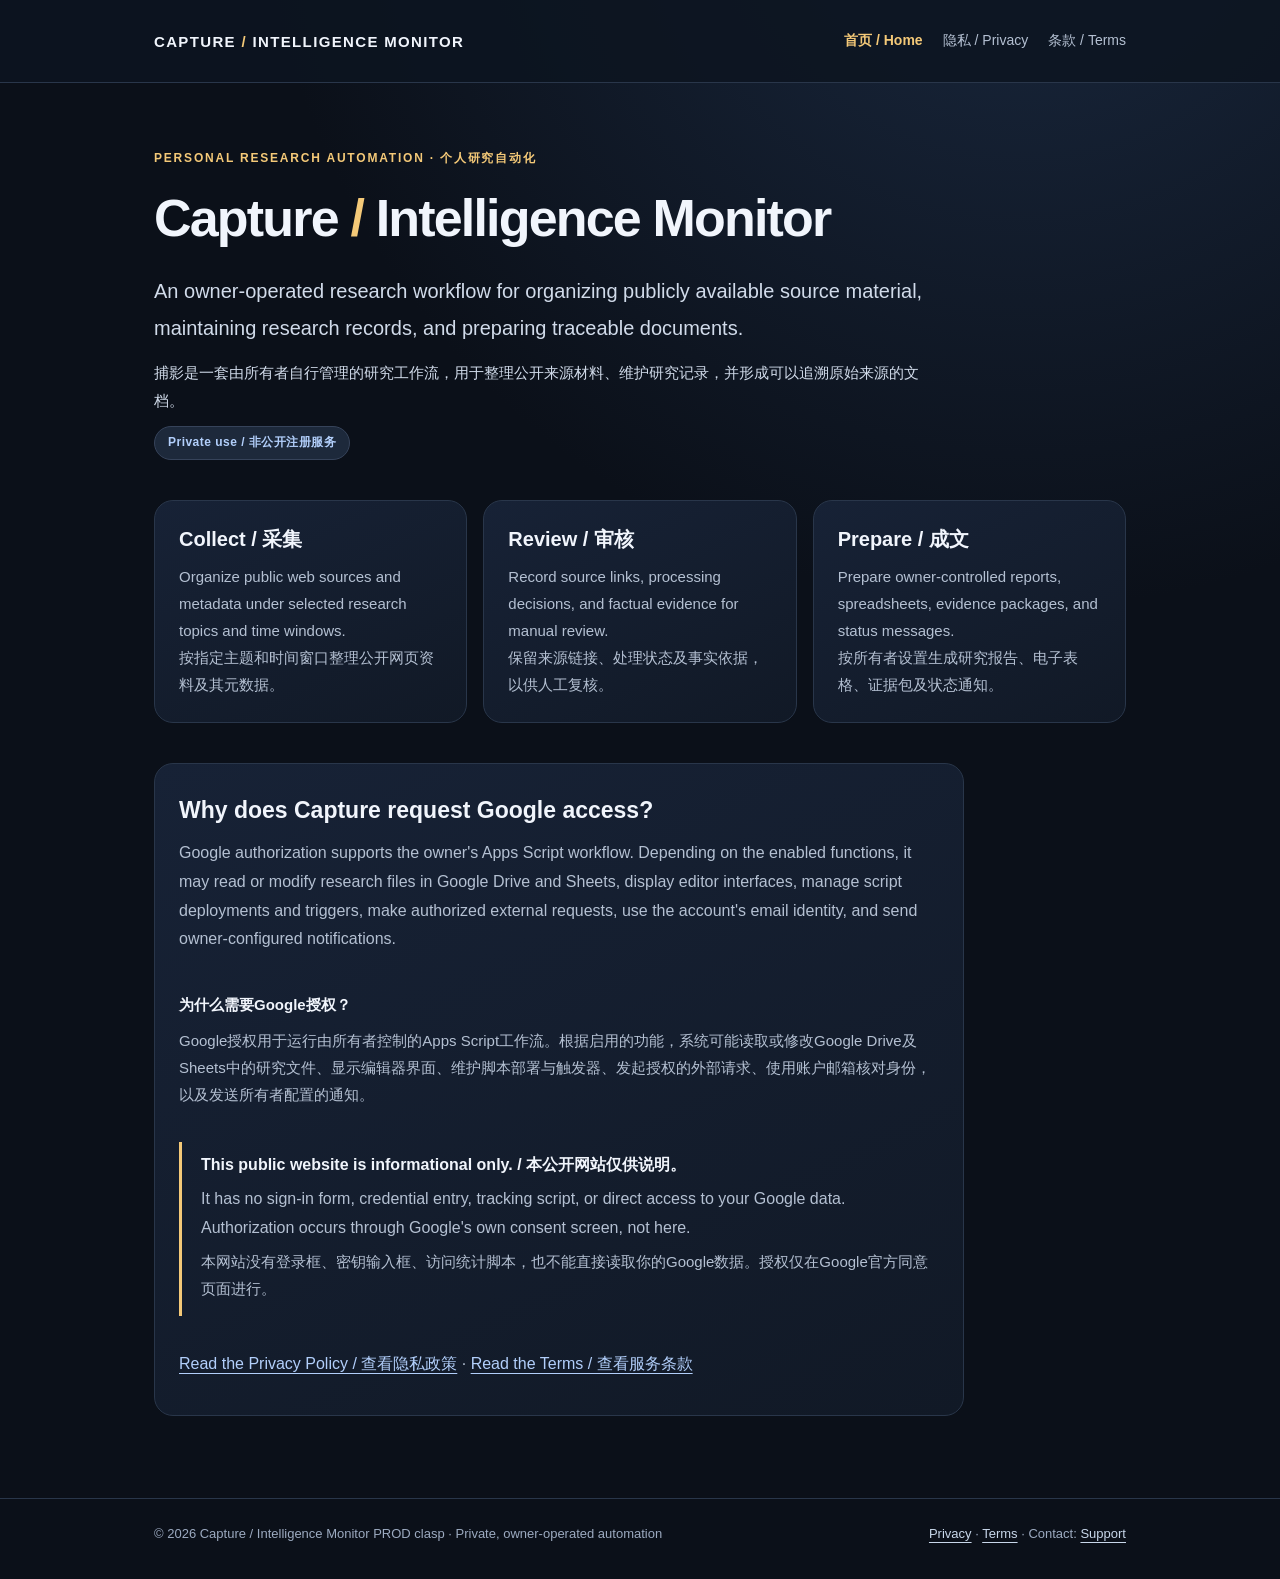
<file: index.html>
<!doctype html>
<html lang="zh-CN">
<head>
  <meta charset="utf-8">
  <meta name="viewport" content="width=device-width, initial-scale=1">
  <meta name="description" content="Private owner-operated research and document automation using Google Apps Script, Drive and Sheets. / 捕影个人研究与文档自动化项目。">
  <meta name="theme-color" content="#0b1019">
  <title>首页 Home · Intelligence Monitor PROD clasp / Capture</title>
  <link rel="stylesheet" href="./style.css">
</head>
<body>
<a class="skip" href="#main">跳至正文 / Skip to content</a>
<header><div class="wrapper header-line">
  <a class="brand" href="./index.html">CAPTURE <b>/</b> INTELLIGENCE MONITOR</a>
  <nav aria-label="导航 / Navigation">
    <a aria-current="page" href="./index.html">首页 / Home</a>
    <a href="./privacy.html">隐私 / Privacy</a>
    <a href="./terms.html">条款 / Terms</a>
  </nav>
</div></header>
<main id="main"><div class="wrapper">

<section class="hero">
  <span class="eyebrow">PERSONAL RESEARCH AUTOMATION · 个人研究自动化</span>
  <h1>Capture <span style="color:var(--accent)">/</span> Intelligence Monitor</h1>
  <p class="lead">An owner-operated research workflow for organizing publicly available source material, maintaining research records, and preparing traceable documents.</p>
  <p class="lead cn">捕影是一套由所有者自行管理的研究工作流，用于整理公开来源材料、维护研究记录，并形成可以追溯原始来源的文档。</p>
  <span class="pill">Private use / 非公开注册服务</span>
</section>
<section class="cards" aria-label="Functions / 功能">
  <article class="card"><h2>Collect / 采集</h2><p>Organize public web sources and metadata under selected research topics and time windows.</p><p class="cn">按指定主题和时间窗口整理公开网页资料及其元数据。</p></article>
  <article class="card"><h2>Review / 审核</h2><p>Record source links, processing decisions, and factual evidence for manual review.</p><p class="cn">保留来源链接、处理状态及事实依据，以供人工复核。</p></article>
  <article class="card"><h2>Prepare / 成文</h2><p>Prepare owner-controlled reports, spreadsheets, evidence packages, and status messages.</p><p class="cn">按所有者设置生成研究报告、电子表格、证据包及状态通知。</p></article>
</section>
<section class="content-card">
  <h2>Why does Capture request Google access?</h2>
  <p>Google authorization supports the owner's Apps Script workflow. Depending on the enabled functions, it may read or modify research files in Google Drive and Sheets, display editor interfaces, manage script deployments and triggers, make authorized external requests, use the account's email identity, and send owner-configured notifications.</p>
  <h2 class="cn">为什么需要Google授权？</h2>
  <p class="cn">Google授权用于运行由所有者控制的Apps Script工作流。根据启用的功能，系统可能读取或修改Google Drive及Sheets中的研究文件、显示编辑器界面、维护脚本部署与触发器、发起授权的外部请求、使用账户邮箱核对身份，以及发送所有者配置的通知。</p>
  <div class="info"><strong>This public website is informational only. / 本公开网站仅供说明。</strong>
  <p>It has no sign-in form, credential entry, tracking script, or direct access to your Google data. Authorization occurs through Google's own consent screen, not here.</p>
  <p class="cn">本网站没有登录框、密钥输入框、访问统计脚本，也不能直接读取你的Google数据。授权仅在Google官方同意页面进行。</p></div>
  <p><a href="./privacy.html">Read the Privacy Policy / 查看隐私政策</a> · <a href="./terms.html">Read the Terms / 查看服务条款</a></p>
</section>
</div></main>
<footer><div class="wrapper footer-line">
  <span>© 2026 Capture / Intelligence Monitor PROD clasp · Private, owner-operated automation</span>
  <span><a href="./privacy.html">Privacy</a> · <a href="./terms.html">Terms</a> · Contact: <a href="mailto:rasyouten@gmail.com">Support</a></span>
</div></footer>
</body></html>
</file>
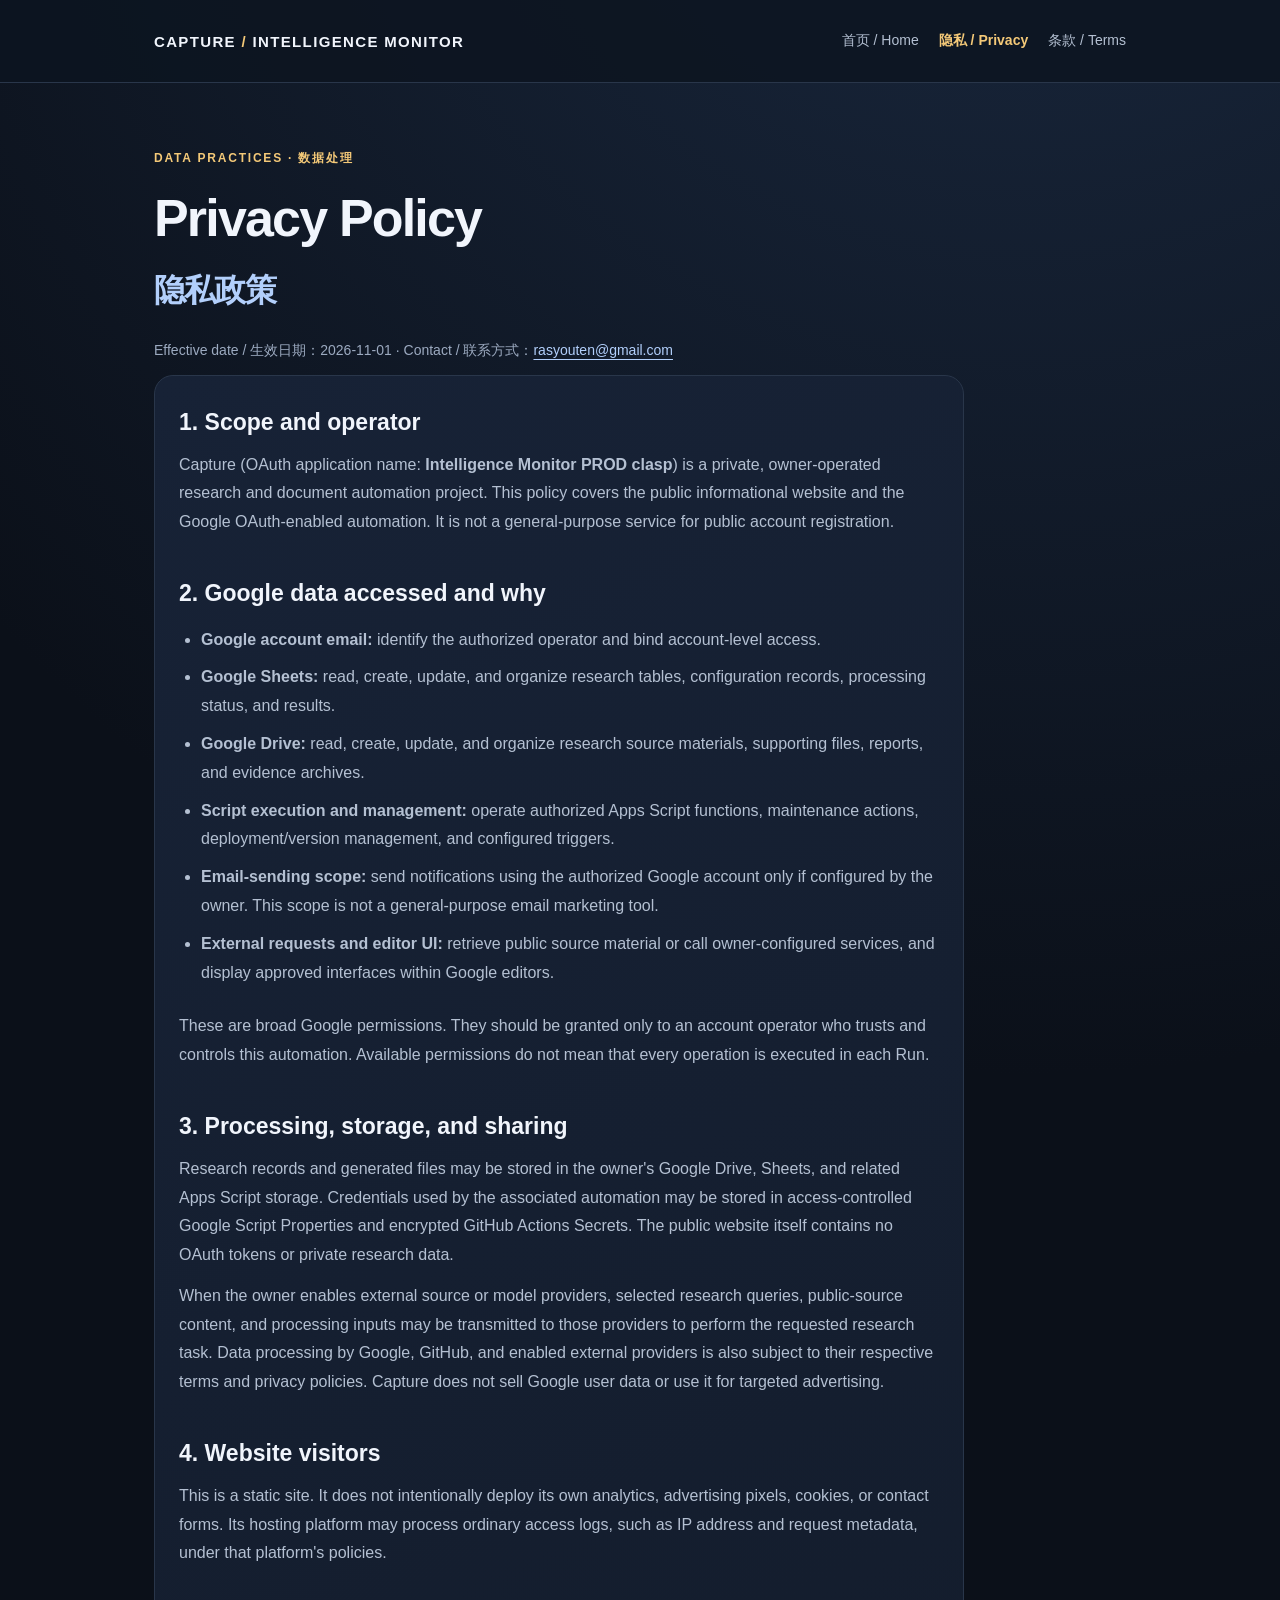
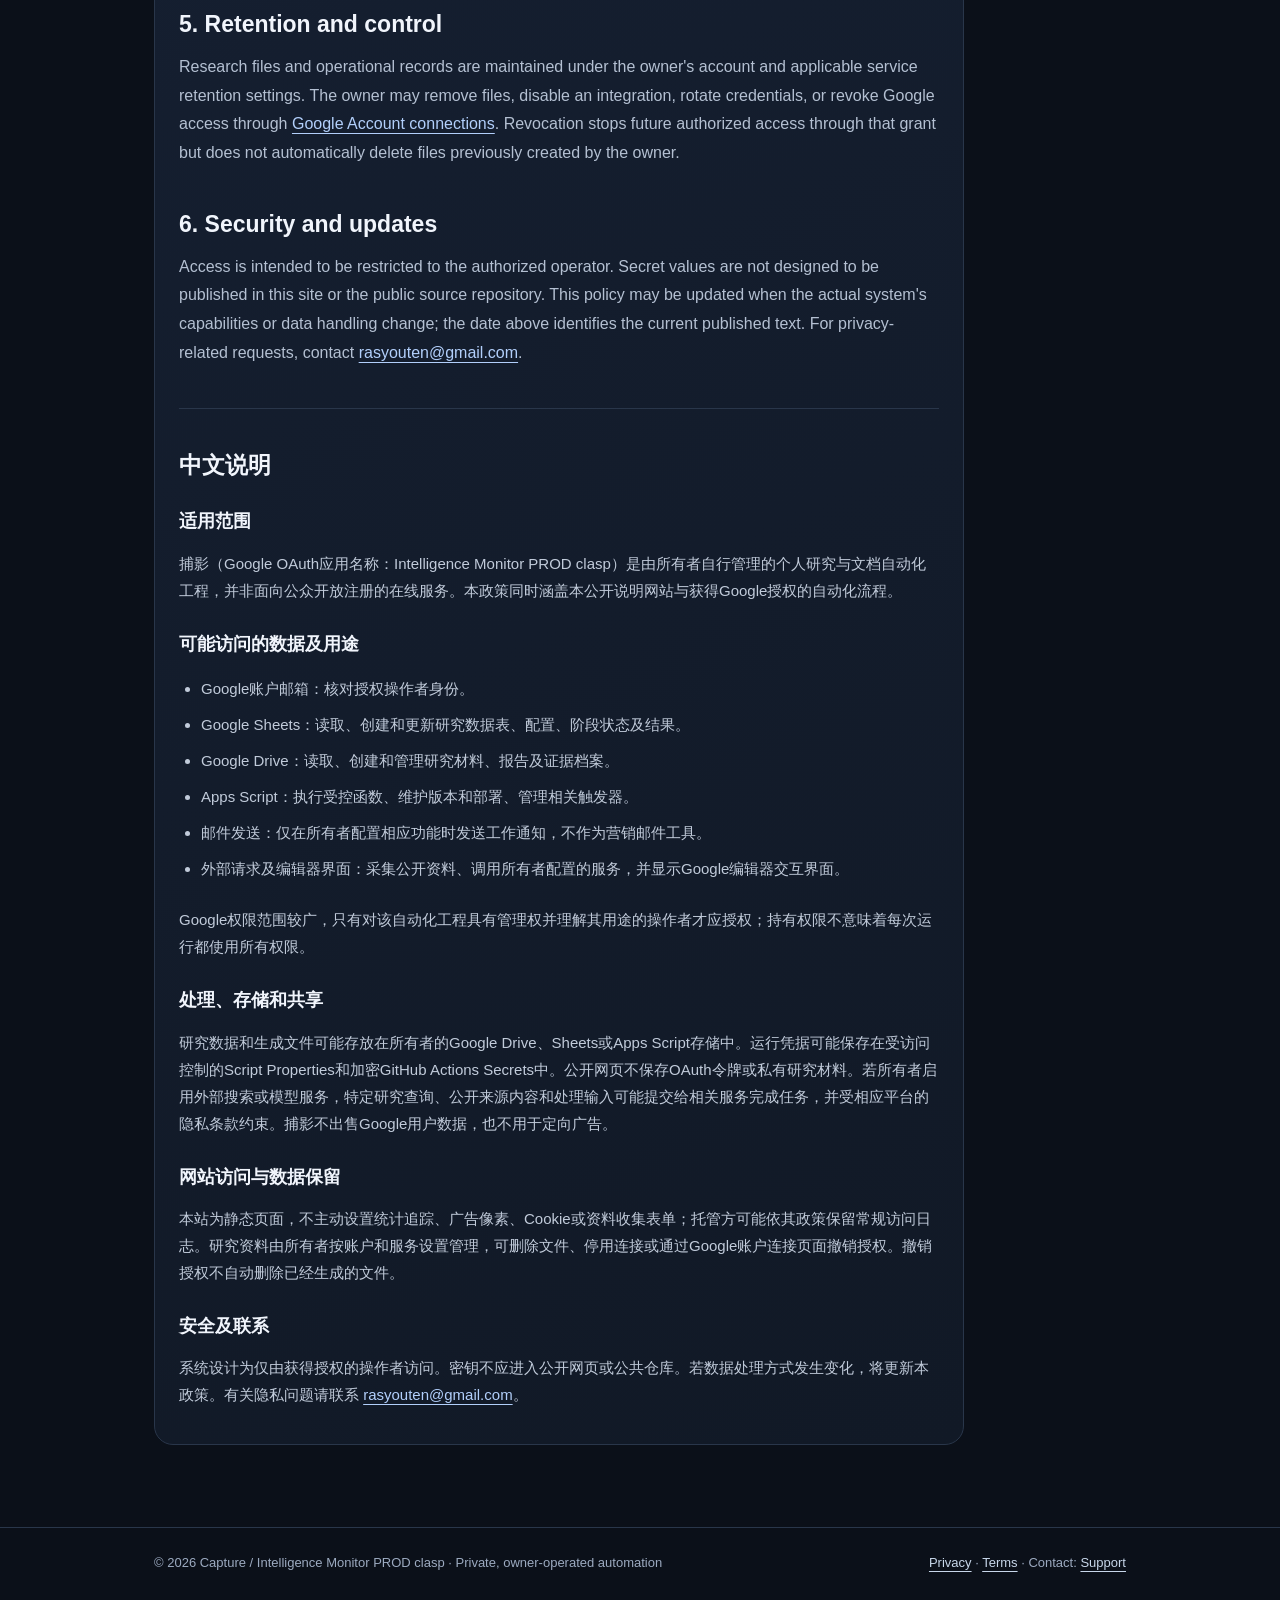
<file: privacy.html>
<!doctype html>
<html lang="zh-CN">
<head>
  <meta charset="utf-8">
  <meta name="viewport" content="width=device-width, initial-scale=1">
  <meta name="description" content="How Capture / Intelligence Monitor PROD clasp accesses and processes Google user data.">
  <meta name="theme-color" content="#0b1019">
  <title>隐私政策 Privacy Policy · Intelligence Monitor PROD clasp / Capture</title>
  <link rel="stylesheet" href="./style.css">
</head>
<body>
<a class="skip" href="#main">跳至正文 / Skip to content</a>
<header><div class="wrapper header-line">
  <a class="brand" href="./index.html">CAPTURE <b>/</b> INTELLIGENCE MONITOR</a>
  <nav aria-label="导航 / Navigation">
    <a href="./index.html">首页 / Home</a>
    <a aria-current="page" href="./privacy.html">隐私 / Privacy</a>
    <a href="./terms.html">条款 / Terms</a>
  </nav>
</div></header>
<main id="main"><div class="wrapper">

<section class="hero">
<span class="eyebrow">DATA PRACTICES · 数据处理</span>
<h1>Privacy Policy<br><span style="font-size:.62em;color:var(--accent2)">隐私政策</span></h1>
<p class="meta">Effective date / 生效日期：2026-11-01 · Contact / 联系方式：<a href="mailto:rasyouten@gmail.com">rasyouten@gmail.com</a></p>
</section>
<section class="content-card">
<h2>1. Scope and operator</h2>
<p>Capture (OAuth application name: <strong>Intelligence Monitor PROD clasp</strong>) is a private, owner-operated research and document automation project. This policy covers the public informational website and the Google OAuth-enabled automation. It is not a general-purpose service for public account registration.</p>
<h2>2. Google data accessed and why</h2>
<ul>
<li><strong>Google account email:</strong> identify the authorized operator and bind account-level access.</li>
<li><strong>Google Sheets:</strong> read, create, update, and organize research tables, configuration records, processing status, and results.</li>
<li><strong>Google Drive:</strong> read, create, update, and organize research source materials, supporting files, reports, and evidence archives.</li>
<li><strong>Script execution and management:</strong> operate authorized Apps Script functions, maintenance actions, deployment/version management, and configured triggers.</li>
<li><strong>Email-sending scope:</strong> send notifications using the authorized Google account only if configured by the owner. This scope is not a general-purpose email marketing tool.</li>
<li><strong>External requests and editor UI:</strong> retrieve public source material or call owner-configured services, and display approved interfaces within Google editors.</li>
</ul>
<p>These are broad Google permissions. They should be granted only to an account operator who trusts and controls this automation. Available permissions do not mean that every operation is executed in each Run.</p>
<h2>3. Processing, storage, and sharing</h2>
<p>Research records and generated files may be stored in the owner's Google Drive, Sheets, and related Apps Script storage. Credentials used by the associated automation may be stored in access-controlled Google Script Properties and encrypted GitHub Actions Secrets. The public website itself contains no OAuth tokens or private research data.</p>
<p>When the owner enables external source or model providers, selected research queries, public-source content, and processing inputs may be transmitted to those providers to perform the requested research task. Data processing by Google, GitHub, and enabled external providers is also subject to their respective terms and privacy policies. Capture does not sell Google user data or use it for targeted advertising.</p>
<h2>4. Website visitors</h2>
<p>This is a static site. It does not intentionally deploy its own analytics, advertising pixels, cookies, or contact forms. Its hosting platform may process ordinary access logs, such as IP address and request metadata, under that platform's policies.</p>
<h2>5. Retention and control</h2>
<p>Research files and operational records are maintained under the owner's account and applicable service retention settings. The owner may remove files, disable an integration, rotate credentials, or revoke Google access through <a href="https://myaccount.google.com/connections" rel="noopener">Google Account connections</a>. Revocation stops future authorized access through that grant but does not automatically delete files previously created by the owner.</p>
<h2>6. Security and updates</h2>
<p>Access is intended to be restricted to the authorized operator. Secret values are not designed to be published in this site or the public source repository. This policy may be updated when the actual system's capabilities or data handling change; the date above identifies the current published text. For privacy-related requests, contact <a href="mailto:rasyouten@gmail.com">rasyouten@gmail.com</a>.</p>

<div class="sep"></div>
<section class="cn" lang="zh-CN">
<h2>中文说明</h2>
<h3>适用范围</h3>
<p>捕影（Google OAuth应用名称：Intelligence Monitor PROD clasp）是由所有者自行管理的个人研究与文档自动化工程，并非面向公众开放注册的在线服务。本政策同时涵盖本公开说明网站与获得Google授权的自动化流程。</p>
<h3>可能访问的数据及用途</h3>
<ul>
<li>Google账户邮箱：核对授权操作者身份。</li>
<li>Google Sheets：读取、创建和更新研究数据表、配置、阶段状态及结果。</li>
<li>Google Drive：读取、创建和管理研究材料、报告及证据档案。</li>
<li>Apps Script：执行受控函数、维护版本和部署、管理相关触发器。</li>
<li>邮件发送：仅在所有者配置相应功能时发送工作通知，不作为营销邮件工具。</li>
<li>外部请求及编辑器界面：采集公开资料、调用所有者配置的服务，并显示Google编辑器交互界面。</li>
</ul>
<p>Google权限范围较广，只有对该自动化工程具有管理权并理解其用途的操作者才应授权；持有权限不意味着每次运行都使用所有权限。</p>
<h3>处理、存储和共享</h3>
<p>研究数据和生成文件可能存放在所有者的Google Drive、Sheets或Apps Script存储中。运行凭据可能保存在受访问控制的Script Properties和加密GitHub Actions Secrets中。公开网页不保存OAuth令牌或私有研究材料。若所有者启用外部搜索或模型服务，特定研究查询、公开来源内容和处理输入可能提交给相关服务完成任务，并受相应平台的隐私条款约束。捕影不出售Google用户数据，也不用于定向广告。</p>
<h3>网站访问与数据保留</h3>
<p>本站为静态页面，不主动设置统计追踪、广告像素、Cookie或资料收集表单；托管方可能依其政策保留常规访问日志。研究资料由所有者按账户和服务设置管理，可删除文件、停用连接或通过Google账户连接页面撤销授权。撤销授权不自动删除已经生成的文件。</p>
<h3>安全及联系</h3>
<p>系统设计为仅由获得授权的操作者访问。密钥不应进入公开网页或公共仓库。若数据处理方式发生变化，将更新本政策。有关隐私问题请联系 <a href="mailto:rasyouten@gmail.com">rasyouten@gmail.com</a>。</p>
</section>
</section>
</div></main>
<footer><div class="wrapper footer-line">
  <span>© 2026 Capture / Intelligence Monitor PROD clasp · Private, owner-operated automation</span>
  <span><a href="./privacy.html">Privacy</a> · <a href="./terms.html">Terms</a> · Contact: <a href="mailto:rasyouten@gmail.com">Support</a></span>
</div></footer>
</body></html>
</file>
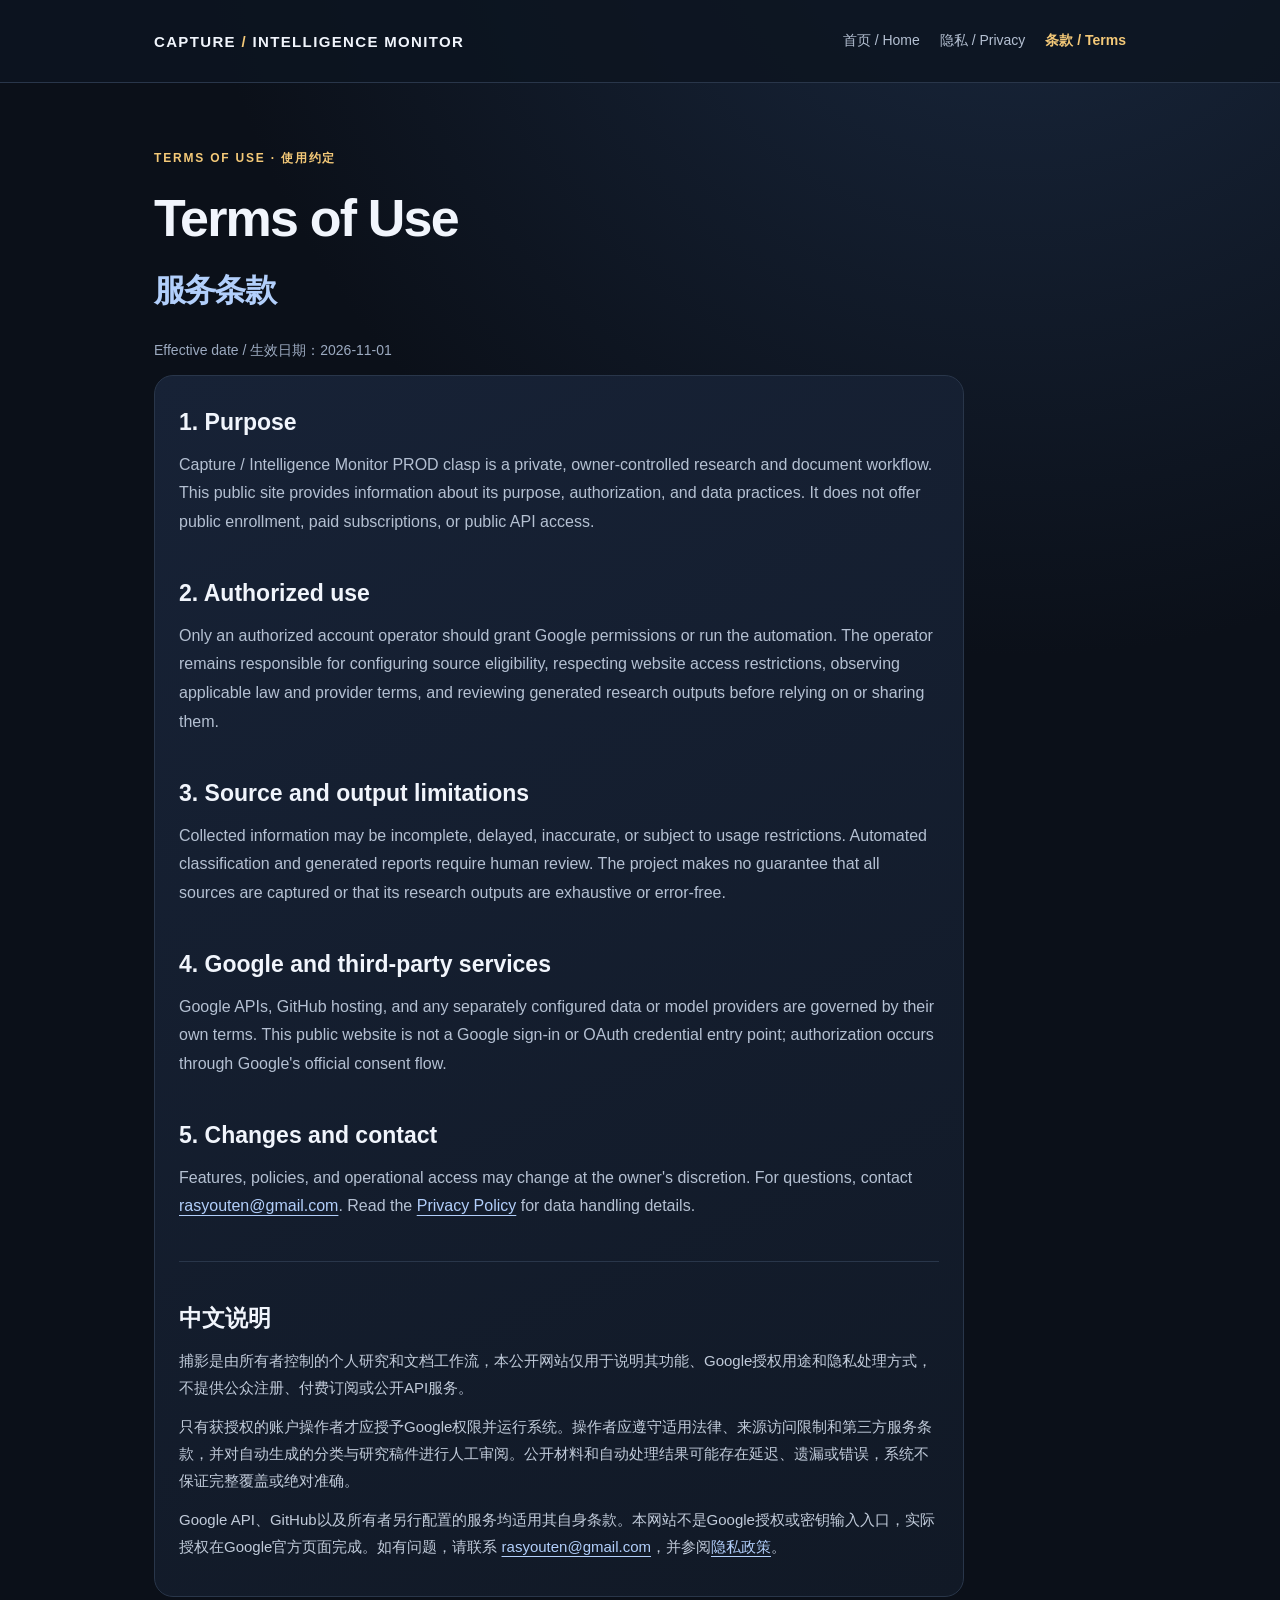
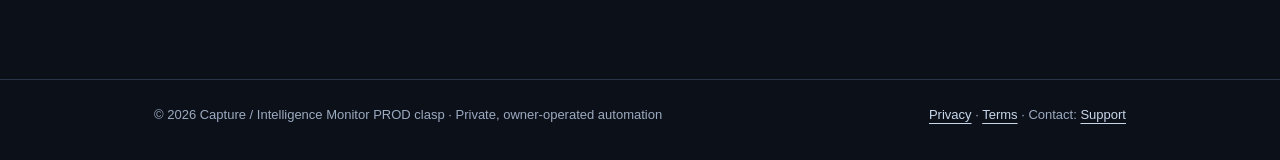
<file: terms.html>
<!doctype html>
<html lang="zh-CN">
<head>
  <meta charset="utf-8">
  <meta name="viewport" content="width=device-width, initial-scale=1">
  <meta name="description" content="Terms of use for the private owner-operated Capture research automation project.">
  <meta name="theme-color" content="#0b1019">
  <title>服务条款 Terms · Intelligence Monitor PROD clasp / Capture</title>
  <link rel="stylesheet" href="./style.css">
</head>
<body>
<a class="skip" href="#main">跳至正文 / Skip to content</a>
<header><div class="wrapper header-line">
  <a class="brand" href="./index.html">CAPTURE <b>/</b> INTELLIGENCE MONITOR</a>
  <nav aria-label="导航 / Navigation">
    <a href="./index.html">首页 / Home</a>
    <a href="./privacy.html">隐私 / Privacy</a>
    <a aria-current="page" href="./terms.html">条款 / Terms</a>
  </nav>
</div></header>
<main id="main"><div class="wrapper">

<section class="hero">
<span class="eyebrow">TERMS OF USE · 使用约定</span>
<h1>Terms of Use<br><span style="font-size:.62em;color:var(--accent2)">服务条款</span></h1>
<p class="meta">Effective date / 生效日期：2026-11-01</p>
</section>
<section class="content-card">
<h2>1. Purpose</h2>
<p>Capture / Intelligence Monitor PROD clasp is a private, owner-controlled research and document workflow. This public site provides information about its purpose, authorization, and data practices. It does not offer public enrollment, paid subscriptions, or public API access.</p>
<h2>2. Authorized use</h2>
<p>Only an authorized account operator should grant Google permissions or run the automation. The operator remains responsible for configuring source eligibility, respecting website access restrictions, observing applicable law and provider terms, and reviewing generated research outputs before relying on or sharing them.</p>
<h2>3. Source and output limitations</h2>
<p>Collected information may be incomplete, delayed, inaccurate, or subject to usage restrictions. Automated classification and generated reports require human review. The project makes no guarantee that all sources are captured or that its research outputs are exhaustive or error-free.</p>
<h2>4. Google and third-party services</h2>
<p>Google APIs, GitHub hosting, and any separately configured data or model providers are governed by their own terms. This public website is not a Google sign-in or OAuth credential entry point; authorization occurs through Google's official consent flow.</p>
<h2>5. Changes and contact</h2>
<p>Features, policies, and operational access may change at the owner's discretion. For questions, contact <a href="mailto:rasyouten@gmail.com">rasyouten@gmail.com</a>. Read the <a href="./privacy.html">Privacy Policy</a> for data handling details.</p>
<div class="sep"></div>
<section class="cn" lang="zh-CN">
<h2>中文说明</h2>
<p>捕影是由所有者控制的个人研究和文档工作流，本公开网站仅用于说明其功能、Google授权用途和隐私处理方式，不提供公众注册、付费订阅或公开API服务。</p>
<p>只有获授权的账户操作者才应授予Google权限并运行系统。操作者应遵守适用法律、来源访问限制和第三方服务条款，并对自动生成的分类与研究稿件进行人工审阅。公开材料和自动处理结果可能存在延迟、遗漏或错误，系统不保证完整覆盖或绝对准确。</p>
<p>Google API、GitHub以及所有者另行配置的服务均适用其自身条款。本网站不是Google授权或密钥输入入口，实际授权在Google官方页面完成。如有问题，请联系 <a href="mailto:rasyouten@gmail.com">rasyouten@gmail.com</a>，并参阅<a href="./privacy.html">隐私政策</a>。</p>
</section>
</section>
</div></main>
<footer><div class="wrapper footer-line">
  <span>© 2026 Capture / Intelligence Monitor PROD clasp · Private, owner-operated automation</span>
  <span><a href="./privacy.html">Privacy</a> · <a href="./terms.html">Terms</a> · Contact: <a href="mailto:rasyouten@gmail.com">Support</a></span>
</div></footer>
</body></html>
</file>
<file: style.css>
:root{
  color-scheme:dark;
  --bg:#0b1019; --panel:#131c2b; --line:#29364a; --text:#f1f5fc; 
  --muted:#b4c0d2; --accent:#f4c978; --accent2:#b2cffb;
  --radius:19px;
}
*{box-sizing:border-box}
html{scroll-behavior:smooth}
body{margin:0;background:radial-gradient(circle at 80% -10%,#1a2940 0,transparent 38%),var(--bg);
  color:var(--text);font:16px/1.8 -apple-system,BlinkMacSystemFont,"Segoe UI",Roboto,
  "PingFang SC","Microsoft YaHei",sans-serif;-webkit-font-smoothing:antialiased}
a{color:var(--accent2);text-underline-offset:4px}
a:hover,a:focus-visible{color:#fff}
.wrapper{max-width:1020px;margin:auto;padding:0 24px}
.skip{position:absolute;left:-9999px;top:10px;background:#fff;color:#111;padding:8px;z-index:99}
.skip:focus{left:20px}
header{border-bottom:1px solid var(--line);background:#0c1420d9}
.header-line{display:flex;align-items:center;justify-content:space-between;gap:20px;min-height:82px;flex-wrap:wrap;padding-top:12px;padding-bottom:12px}
.brand{font-weight:800;letter-spacing:.09em;text-transform:uppercase;text-decoration:none;color:var(--text);font-size:15px}
.brand b{color:var(--accent);font-weight:800}
nav{display:flex;gap:20px;flex-wrap:wrap}
nav a{font-size:14px;text-decoration:none;color:var(--muted)}
nav a[aria-current="page"]{color:var(--accent);font-weight:650}
main{padding:60px 0 82px}
.eyebrow{font-size:12px;letter-spacing:.15em;text-transform:uppercase;color:var(--accent);font-weight:800}
h1{font-size:clamp(30px,5vw,52px);line-height:1.25;letter-spacing:-.035em;margin:14px 0 22px;font-weight:790}
h2{font-size:23px;line-height:1.42;margin:40px 0 12px}
h3{font-size:18px;margin:24px 0 8px}
p{margin:12px 0;color:var(--muted)}
.hero{max-width:780px}
.lead{font-size:clamp(17px,2.2vw,20px);line-height:1.85;color:#d1dbea}
.pill{display:inline-block;background:#1d293b;border:1px solid #36435a;color:var(--accent2);
 border-radius:30px;padding:5px 13px;font-size:12px;font-weight:680;letter-spacing:.04em}
.cards{display:grid;grid-template-columns:repeat(3,1fr);gap:16px;margin:40px 0}
.card,.content-card{background:linear-gradient(155deg,#172236,#111926);border:1px solid var(--line);border-radius:var(--radius);padding:24px}
.card h2{margin:0 0 10px;font-size:20px}.card p{font-size:15px;margin:0}
.info{border-left:3px solid var(--accent);padding:9px 0 9px 19px;margin:34px 0;max-width:790px}
.info strong{color:var(--text)}.info p{margin:5px 0}
.content-card{max-width:810px}
.content-card h2:first-child{margin-top:6px}
.content-card ul{padding-left:22px;color:var(--muted)}
.content-card li{padding-bottom:9px}
.sep{height:1px;background:var(--line);margin:40px 0}
.cn{font-size:15px}
.cn p,.cn li{color:#c1cbda}
.meta{font-size:14px;color:#9caac0}
footer{border-top:1px solid var(--line);padding:23px 0 34px;color:#9caac0;font-size:13px}
.footer-line{display:flex;align-items:flex-start;justify-content:space-between;gap:16px;flex-wrap:wrap}
footer a{color:#c8d7ea}
@media(max-width:750px){main{padding:43px 0 64px}.cards{grid-template-columns:1fr}.card,.content-card{padding:22px}.header-line{min-height:75px}nav{gap:15px}}
</file>
